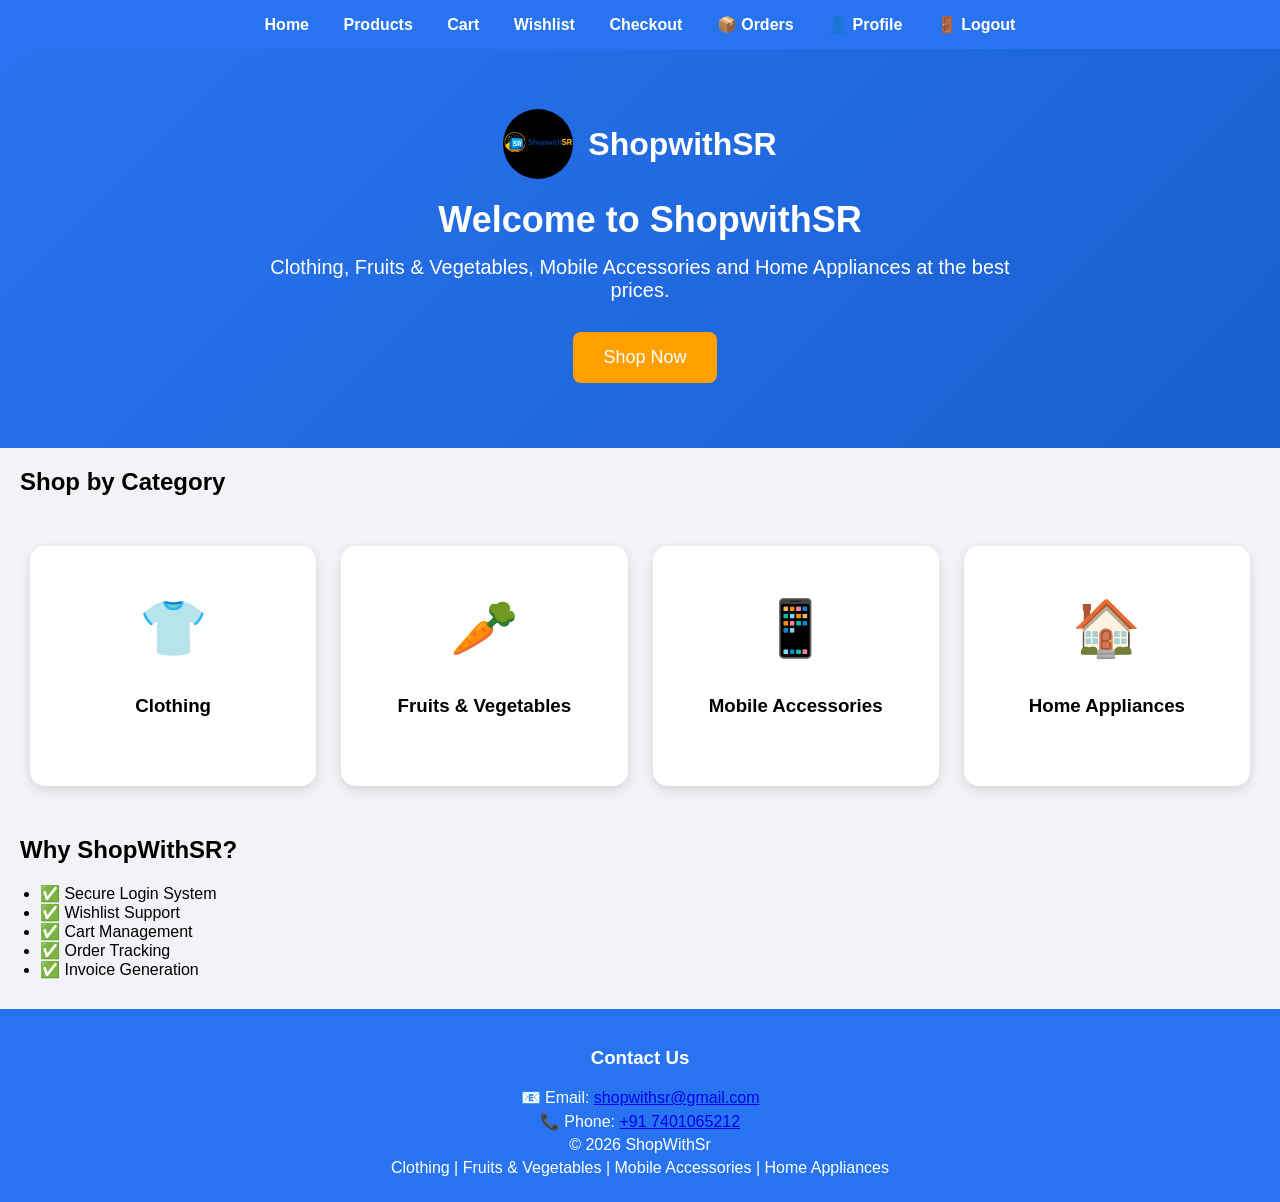
<file: index.html>
<!DOCTYPE html>
<html>
<head>
    <meta charset="UTF-8">
    <title>ShopwithSR</title>

    <link rel="icon" href="image/logo.png">
    <link rel="stylesheet" href="css/style.css">
</head>

<body>

<nav>
    <a href="index.html">Home</a>
    <a href="products.html">Products</a>
    <a href="cart.html">Cart</a>
    <a href="wishlist.html">Wishlist</a>
    <a href="checkout.html">Checkout</a>
    <a href="orders.html">📦 Orders</a>
    <a href="profile.html">👤 Profile</a>
    <a href="#" onclick="logout()">🚪 Logout</a>
</nav>

<header class="hero">

    <div class="logo">
        <img src="image/logo.png" alt="Logo" width="80">
        <h1>ShopwithSR</h1>
    </div>

    <h2 id="welcomeText">Welcome to ShopwithSR</h2>

    <p>
        Clothing, Fruits & Vegetables,
        Mobile Accessories and Home Appliances
        at the best prices.
    </p>

    <a href="products.html">
        <button>Shop Now</button>
    </a>

</header>

<section>

    <h2>Shop by Category</h2>

    <div class="categories">

        <div onclick="location.href='products.html?category=clothing'">
            <span class="cat-icon">👕</span>
            <h3>Clothing</h3>
        </div>

        <div onclick="location.href='products.html?category=vegetables'">
            <span class="cat-icon">🥕</span>
            <h3>Fruits & Vegetables</h3>
        </div>

        <div onclick="location.href='products.html?category=mobile'">
            <span class="cat-icon">📱</span>
            <h3>Mobile Accessories</h3>
        </div>

        <div onclick="location.href='products.html?category=home'">
            <span class="cat-icon">🏠</span>
            <h3>Home Appliances</h3>
        </div>

    </div>

</section>

<section>

    <h2>Why ShopWithSR?</h2>

    <ul>
        <li>✅ Secure Login System</li>
        <li>✅ Wishlist Support</li>
        <li>✅ Cart Management</li>
        <li>✅ Order Tracking</li>
        <li>✅ Invoice Generation</li>
    </ul>

</section>
<footer>
    <h3>Contact Us</h3>

    <p>
        📧 Email:
        <a href="mailto:shopwithsr@gmail.com">
            shopwithsr@gmail.com
        </a>
    </p>

    <p>
        📞 Phone:
        <a href="tel:+917401065212">
            +91 7401065212
        </a>
    </p>

    <p>© 2026 ShopWithSr</p>

    <p>
        Clothing |
        Fruits & Vegetables |
        Mobile Accessories |
        Home Appliances
    </p>
</footer>

</footer>

<script>

let user =
JSON.parse(localStorage.getItem("loggedUser"));

if(user){

    document.getElementById("welcomeText").innerHTML =
        "Welcome, " + user.name + " 👋";
}

function logout(){

    localStorage.removeItem("loggedUser");
    sessionStorage.removeItem("loggedUser");

    alert("Logged Out Successfully");

    window.location.href = "login.html";
}

</script>

</body>
</html>
</file>
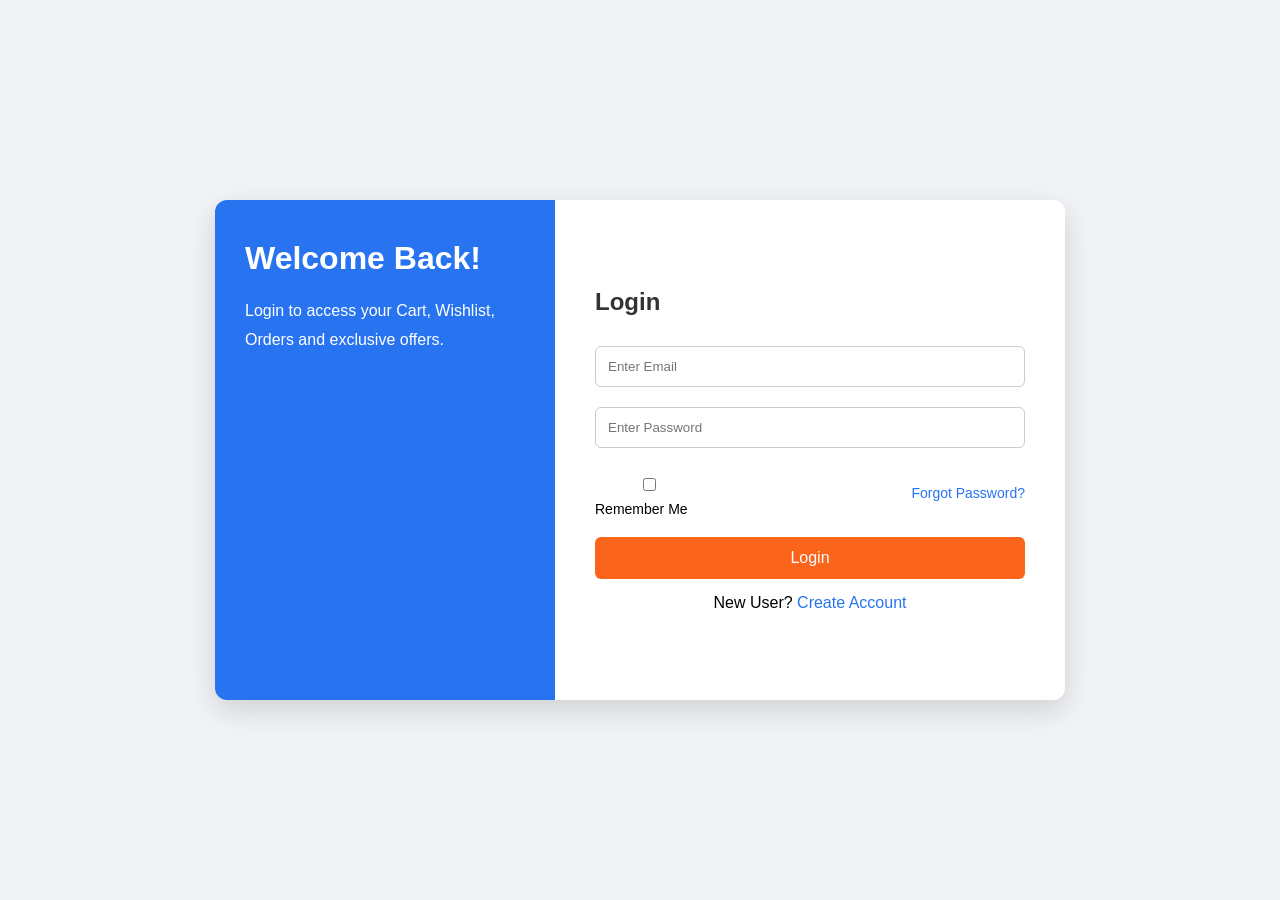
<file: admin.html>
<!DOCTYPE html>
<html>
<head>
    <meta charset="UTF-8">
    <title>Admin Panel - ShopWithSR</title>
    <link rel="stylesheet" href="css/style.css">
</head>
<body>

<nav>
    <a href="index.html">Home</a>
    <a href="products.html">Products</a>
    <a href="orders.html">Orders</a>
    <a href="admin.html">🛠 Admin</a>
    <a href="#" onclick="logout()">Logout</a>
</nav>

<h1 style="text-align:center;">🛠 Admin Dashboard</h1>

<div style="padding:20px;">

    <div class="card">
        <h2>Total Orders</h2>
        <h3 id="orderCount">0</h3>
    </div>

    <br>

    <div class="card">
        <h2>Total Revenue</h2>
        <h3 id="revenue">₹0</h3>
    </div>

    <br>

    <h2>All Orders</h2>

    <div id="ordersBox"></div>

</div>

<script src="js/admin.js"></script>

</body>
</html>
</file>
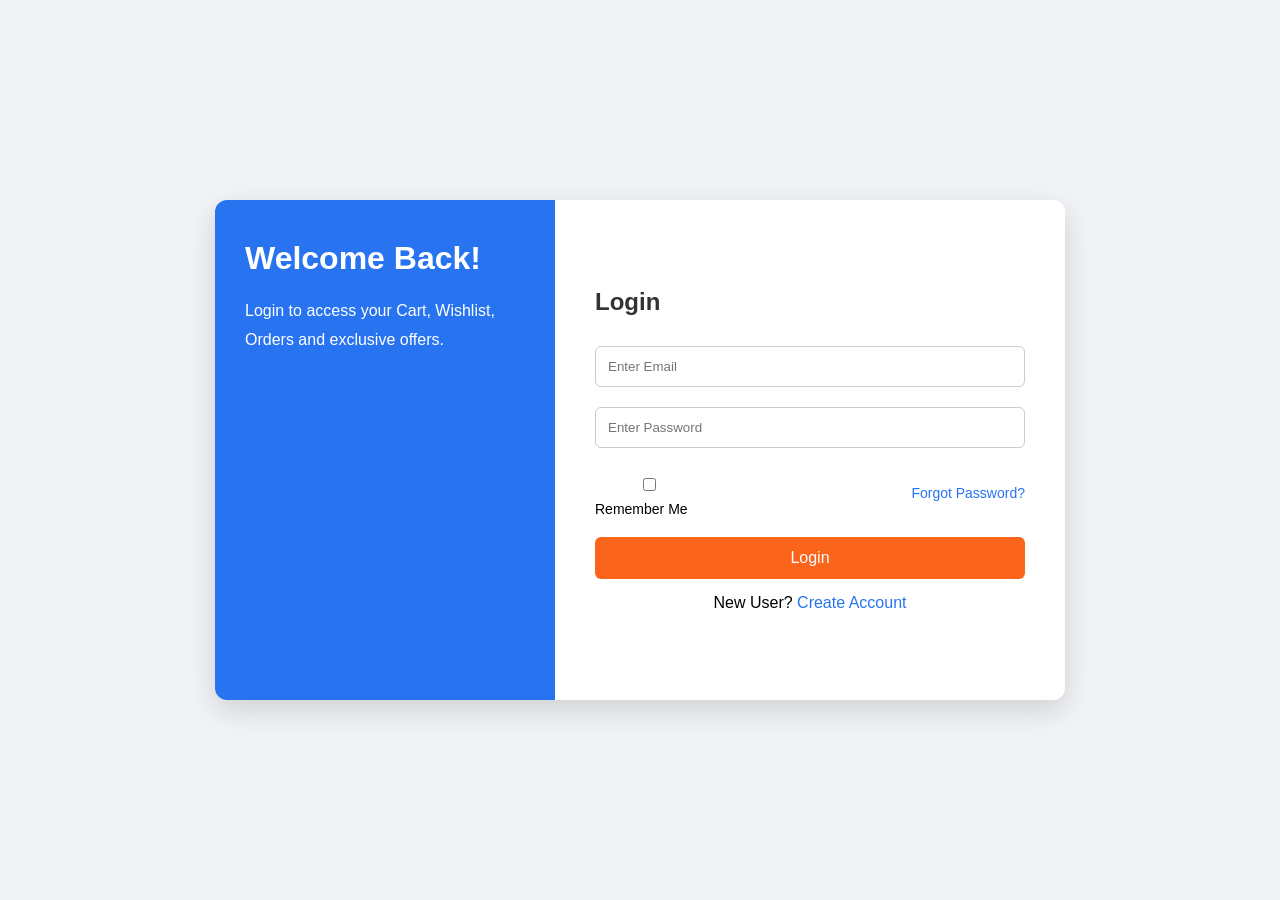
<file: checkout.html>
<!DOCTYPE html>
<html>
<head>
    <nav>
    <a href="index.html">Home</a>
    <a href="products.html">Products</a>
    <a href="cart.html">Cart</a>
    <a href="wishlist.html">Wishlist</a>
    <a href="checkout.html">Checkout</a>
    <a href="profile.html">👤 Profile</a>
</nav>
    <meta charset="UTF-8">
    <title>Checkout</title>
    <link rel="stylesheet" href="css/style.css">
</head>
<body>

<h1>🧾 Checkout</h1>

<h3 id="totalAmount">Total: ₹0</h3>

<hr>

<h3>Customer Details</h3>

<input id="name" placeholder="Name"><br><br> 
<input id="email" placeholder="Email"><br><br>
<input id="address" placeholder="Address"><br><br>
<input id="phone" placeholder="Phone"><br><br>

<hr>

<h3>Payment Method</h3>

<label>
    <input type="radio" name="payment" value="cash" checked>
    Cash on Delivery
</label>

<br><br>

<label>
    <input type="radio" name="payment" value="card">
    Card Payment
</label>

<div id="cardBox" style="display:none; margin-top:10px;">
    <input id="cardNumber" placeholder="Card Number"><br><br>
    <input id="expiry" placeholder="Expiry (MM/YY)"><br><br>
    <input id="cvv" placeholder="CVV"><br><br>
</div>

<br>

<button onclick="placeOrder()">Place Order</button>

<h2 id="msg"></h2>

<script src="js/checkout.js"></script>
<script src="js/guard.js"></script>

</body>
</html>
</file>
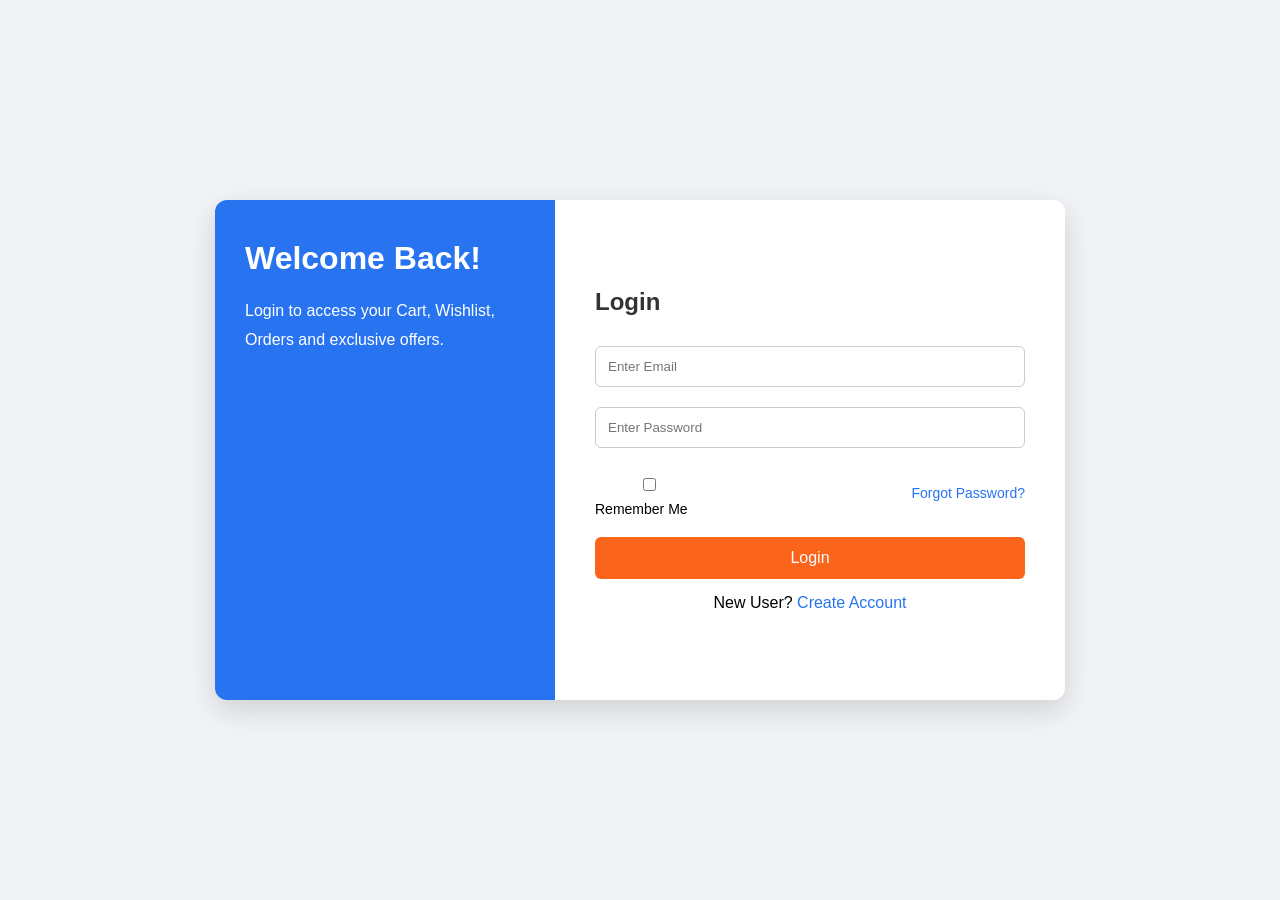
<file: login.html>
<!DOCTYPE html>
<html lang="en">
<head>
<meta charset="UTF-8">
<meta name="viewport" content="width=device-width, initial-scale=1.0">
<title>ShopwithSR Login</title>

<style>

*{
    margin:0;
    padding:0;
    box-sizing:border-box;
    font-family:'Segoe UI',sans-serif;
}

body{
    background:#f1f3f6;
    height:100vh;
    display:flex;
    justify-content:center;
    align-items:center;
}

.container{
    width:850px;
    min-height:500px;
    background:#fff;
    display:flex;
    border-radius:12px;
    overflow:hidden;
    box-shadow:0 10px 30px rgba(0,0,0,0.15);
}

.left{
    width:40%;
    background:#2874f0;
    color:white;
    padding:40px 30px;
}

.left h1{
    margin-bottom:20px;
    font-size:32px;
}

.left p{
    line-height:1.8;
    font-size:16px;
}

.right{
    width:60%;
    padding:40px;
    display:flex;
    justify-content:center;
    align-items:center;
}

.form-box{
    width:100%;
}

.form-box h2{
    margin-bottom:20px;
    color:#333;
}

.input-group{
    position:relative;
}

input{
    width:100%;
    padding:12px;
    margin:10px 0;
    border:1px solid #ccc;
    border-radius:6px;
    outline:none;
}

input:focus{
    border-color:#2874f0;
}



.options{
    display:flex;
    justify-content:space-between;
    align-items:center;
    margin-top:10px;
    font-size:14px;
}

.options a{
    color:#2874f0;
    text-decoration:none;
}

button{
    width:100%;
    padding:12px;
    margin-top:20px;
    border:none;
    border-radius:6px;
    background:#fb641b;
    color:white;
    font-size:16px;
    cursor:pointer;
}

button:hover{
    background:#e85d04;
}

.link{
    text-align:center;
    margin-top:15px;
}

.link a{
    color:#2874f0;
    cursor:pointer;
    text-decoration:none;
}

#registerForm{
    display:none;
}

@media(max-width:768px){

.container{
    width:95%;
    flex-direction:column;
}

.left,
.right{
    width:100%;
}

.left{
    text-align:center;
}

}

</style>
</head>
<body>

<div class="container">

<div class="left">
    <h1>Welcome Back!</h1>
    <p>
        Login to access your Cart,
        Wishlist, Orders and exclusive offers.
    </p>
</div>

<div class="right">

    <!-- LOGIN -->

    <div class="form-box" id="loginForm">

        <h2>Login</h2>

        <input type="email"
               id="loginEmail"
               placeholder="Enter Email">

        <div class="input-group">
            <input type="password"
                   id="loginPassword"
                   placeholder="Enter Password">

        
        </div>

        <div class="options">

         <label>
    <input type="checkbox" id="rememberMe">
    Remember Me
</label>

           <a href="#" onclick="forgotPassword()">Forgot Password?</a>

        </div>

        <button onclick="login()">
            Login
        </button>

        <div class="link">
            New User?
            <a onclick="showRegister()">
                Create Account
            </a>
        </div>

    </div>

    <!-- REGISTER -->

    <div class="form-box" id="registerForm">

        <h2>Create Account</h2>

        <input type="text"
               id="name"
               placeholder="Full Name">

        <input type="email"
               id="regEmail"
               placeholder="Email Address">

        <div class="input-group">
            <input type="password"
                   id="regPassword"
                   placeholder="Password">
        </div>

        <button onclick="register()">
            Register
        </button>

        <div class="link">
            Already have an account?
            <a onclick="showLogin()">
                Login
            </a>
        </div>

    </div>

</div>
</div>

<script>

function showRegister(){

    document.getElementById("loginForm").style.display="none";
    document.getElementById("registerForm").style.display="block";
}

function showLogin(){

    document.getElementById("registerForm").style.display="none";
    document.getElementById("loginForm").style.display="block";
}

function togglePassword(id){

    let field=document.getElementById(id);

    if(field.type==="password"){
        field.type="text";
    }
    else{
        field.type="password";
    }
}
    function forgotPassword(){

    let email = prompt("Enter your registered email");

    let user = JSON.parse(localStorage.getItem("user"));

    if(user && user.email === email){

        let newPassword = prompt("Enter new password");

        if(newPassword){

            user.password = newPassword;

            localStorage.setItem(
                "user",
                JSON.stringify(user)
            );

            alert("Password Reset Successful");
        }

    }else{

        alert("Email not found");
    }
}

function register(){

    let name=document.getElementById("name").value.trim();
    let email=document.getElementById("regEmail").value.trim();
    let password=document.getElementById("regPassword").value.trim();

    if(!name || !email || !password){

        alert("Please fill all fields");
        return;
    }

    let emailPattern=/^[^ ]+@[^ ]+\.[a-z]{2,3}$/;

    if(!email.match(emailPattern)){

        alert("Enter valid email");
        return;
    }

    if(password.length<6){

        alert("Password must be at least 6 characters");
        return;
    }

   let existingUser =
    JSON.parse(localStorage.getItem("user"));

if(existingUser &&
   existingUser.email === email){

    alert("Email already registered");
    return;
}

let user = {
    name:name,
    email:email,
    password:password
};

let users =
JSON.parse(localStorage.getItem("users")) || [];

users.push(user);

localStorage.setItem(
    "users",
    JSON.stringify(users)
);

    alert("Registration Successful");

    showLogin();
}

function login(){

    let email =
    document.getElementById("loginEmail").value;

    let password =
    document.getElementById("loginPassword").value;

    let users =
    JSON.parse(localStorage.getItem("users")) || [];

    let user = users.find(u =>
        u.email === email &&
        u.password === password
    );

    if (!user) {
        alert("Invalid credentials");
        return;
    }

    localStorage.setItem("loggedUser", JSON.stringify(user));

    alert("Login successful");

    // 🔥 AUTO REDIRECT FIX
    if (user.email === "admin@shopwithsr.com") {
        window.location.href = "admin.html";
    } else {
        window.location.href = "products.html";
    }
}
</script>

</body>
</html>
</file>
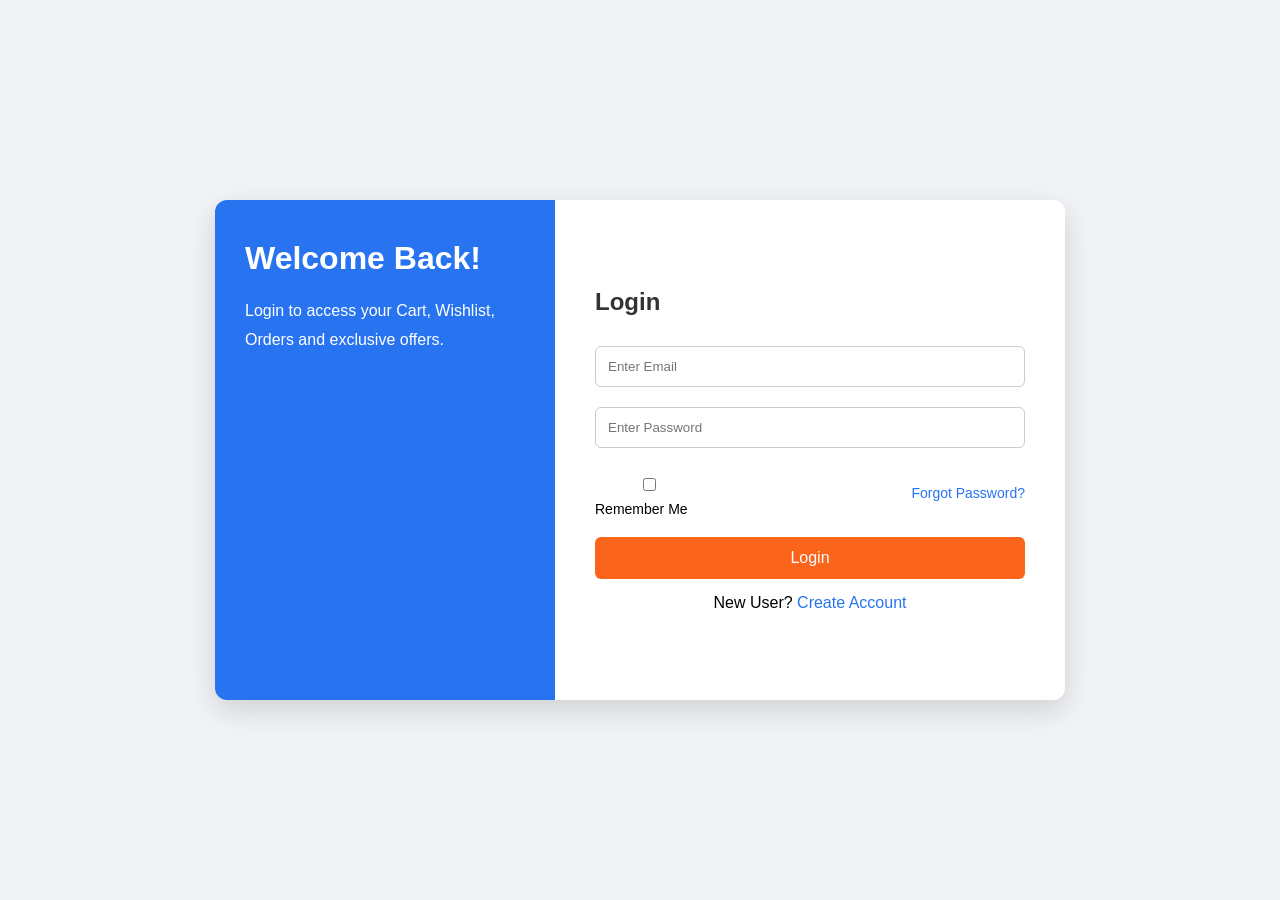
<file: profile.html>
<!DOCTYPE html>
<html>
<head>
    <title>Profile</title>
    <link rel="stylesheet" href="css/style.css">
</head>
<body>

<h1>👤 User Profile</h1>

<div id="profileBox"></div>

<a href="orders.html">📦 My Orders</a><br>
<a href="invoice.html">🧾 Last Invoice</a><br>

<button onclick="logout()">Logout</button>

<script src="js/auth.js"></script>
<script src="js/profile.js"></script>
<script src="js/guard.js"></script>

</body>
</html>
</file>
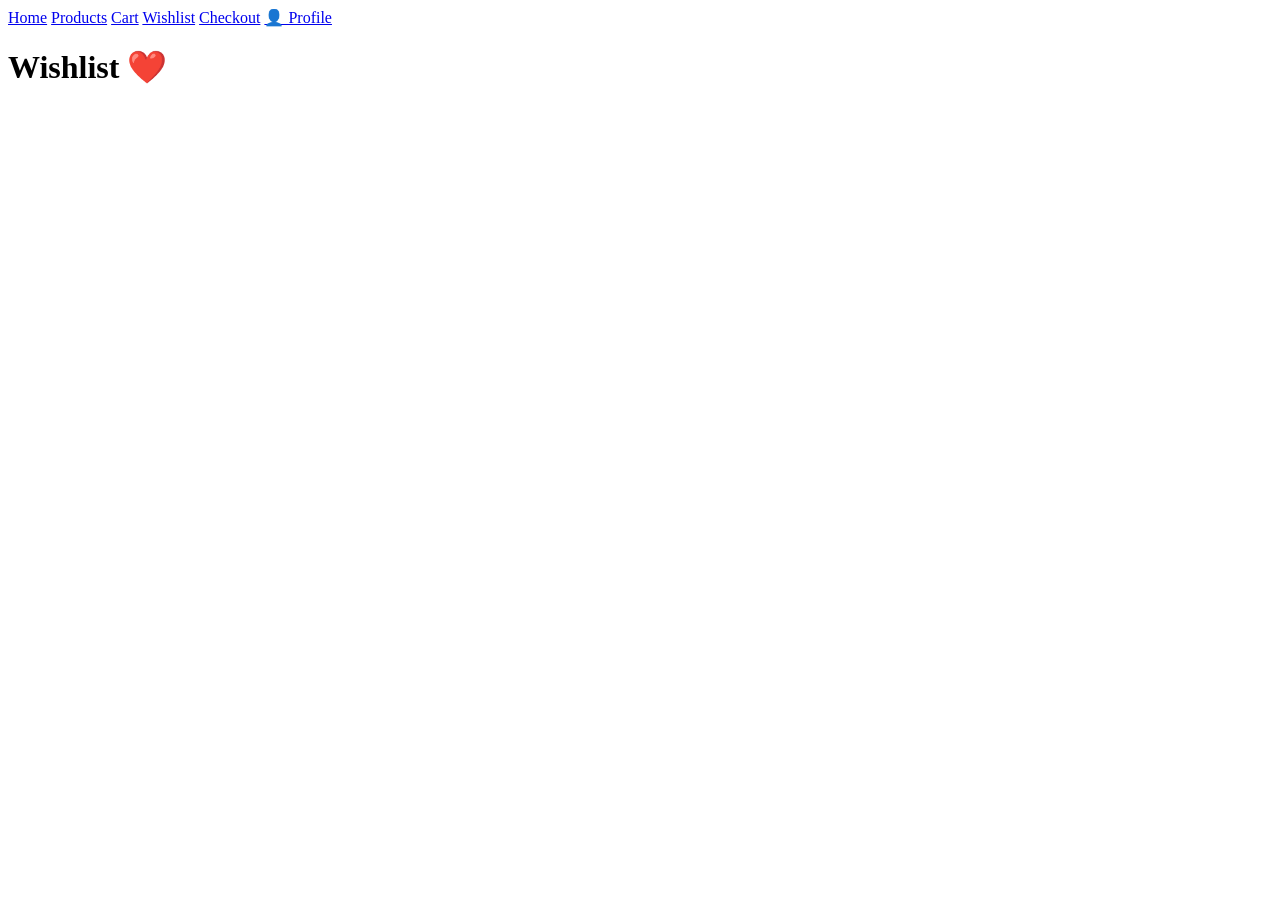
<file: wishlist.html>
<!DOCTYPE html>
<html>
<head>
    <nav>
    <a href="index.html">Home</a>
    <a href="products.html">Products</a>
    <a href="cart.html">Cart</a>
    <a href="wishlist.html">Wishlist</a>
    <a href="checkout.html">Checkout</a>
    <a href="profile.html">👤 Profile</a>
</nav>
    <meta charset="UTF-8">
    <title>Wishlist</title>
</head>
<body>

<h1>Wishlist ❤️</h1>

<div id="wishContainer"></div>

<script>
let wishlist = JSON.parse(localStorage.getItem("wishlist")) || [];
let container = document.getElementById("wishContainer");

function load() {
    container.innerHTML = "";

    wishlist.forEach((p, i) => {
        let div = document.createElement("div");

        div.innerHTML = `
            <h3>${p.name}</h3>
            <p>₹${p.price}</p>
            <button onclick="remove(${i})">Remove</button>
        `;

        container.appendChild(div);
    });
}

function remove(i) {
    wishlist.splice(i, 1);
    localStorage.setItem("wishlist", JSON.stringify(wishlist));
    load();
}

load();
</script>

</body>
</html>
</file>
<file: css/style.css>
body{
    font-family:Arial,sans-serif;
    margin:0;
    background:#f1f3f6;
}

/* NAVBAR */

nav{
    background:#2874f0;
    padding:15px;
    text-align:center;
    position:sticky;
    top:0;
    z-index:1000;
}

nav a{
    color:white;
    text-decoration:none;
    margin:0 15px;
    font-weight:bold;
}

nav a:hover{
    text-decoration:underline;
}

/* NORMAL PAGE HEADER */

header:not(.hero){
    background:#2874f0;
    color:white;
    padding:15px 20px;
    display:flex;
    justify-content:space-between;
    align-items:center;
}

header a{
    color:white;
    text-decoration:none;
    margin-left:10px;
}

/* HERO SECTION */

.hero{
    background:linear-gradient(135deg,#2874f0,#1a5fd0);
    color:white;
    text-align:center;
    padding:60px 20px;
}

.hero .logo{
    display:flex;
    justify-content:center;
    align-items:center;
    gap:15px;
    margin-bottom:20px;
}

.hero h2{
    font-size:36px;
    margin:15px 0;
}

.hero p{
    font-size:20px;
    max-width:800px;
    margin:0 auto 25px;
}

.hero button{
    background:#ff9f00;
    color:white;
    border:none;
    padding:15px 30px;
    border-radius:8px;
    font-size:18px;
    cursor:pointer;
}

.hero button:hover{
    background:#fb8c00;
}

/* LOGO */

.logo img{
    width:70px;
    height:70px;
    object-fit:cover;
    border-radius:50%;
}

.logo h1{
    margin:0;
    font-size:32px;
}

/* HEADINGS */

h2{
    padding-left:20px;
}

/* CATEGORY SECTION */

.categories{
    display:grid;
    grid-template-columns:repeat(auto-fit,minmax(250px,1fr));
    gap:25px;
    padding:30px;
}

.categories div{
    background:white;
    min-height:180px;
    padding:30px 20px;
    text-align:center;
    border-radius:15px;
    cursor:pointer;
    box-shadow:0 4px 12px rgba(0,0,0,0.12);
    transition:0.3s;
    display:flex;
    flex-direction:column;
    justify-content:center;
    align-items:center;
}

.categories div:hover{
    transform:translateY(-8px);
    box-shadow:0 8px 20px rgba(0,0,0,0.2);
}

.cat-icon{
    font-size:55px;
    display:block;
    margin-bottom:15px;
}

/* PRODUCTS */

.products{
    display:grid;
    grid-template-columns:repeat(auto-fit,minmax(280px,1fr));
    gap:20px;
    padding:20px;
}

#productContainer{
    display:flex;
    flex-wrap:wrap;
    gap:20px;
    justify-content:center;
}

.card{
    width:250px;
    background:white;
    border-radius:10px;
    padding:15px;
    text-align:center;
    box-shadow:0 2px 8px rgba(0,0,0,0.1);
}

.card img{
    width:100%;
    height:250px;
    object-fit:cover;
    border-radius:8px;
}

.card h3{
    margin:10px 0;
}

.card p{
    font-size:18px;
    font-weight:bold;
    color:#2874f0;
}

/* BUTTONS */

button{
    margin:5px;
    padding:10px 15px;
    background:#2874f0;
    color:white;
    border:none;
    border-radius:5px;
    cursor:pointer;
}

button:hover{
    background:#1c5ecf;
}

/* FOOTER */

footer{
    background:#2874f0;
    color:white;
    text-align:center;
    padding:20px;
    margin-top:30px;
}

footer p{
    margin:5px 0;
}

/* MOBILE */

@media(max-width:768px){

    nav a{
        display:block;
        margin:10px 0;
    }

    .hero h2{
        font-size:28px;
    }

    .hero p{
        font-size:16px;
    }

    .categories{
        grid-template-columns:1fr;
    }
}
</file>
